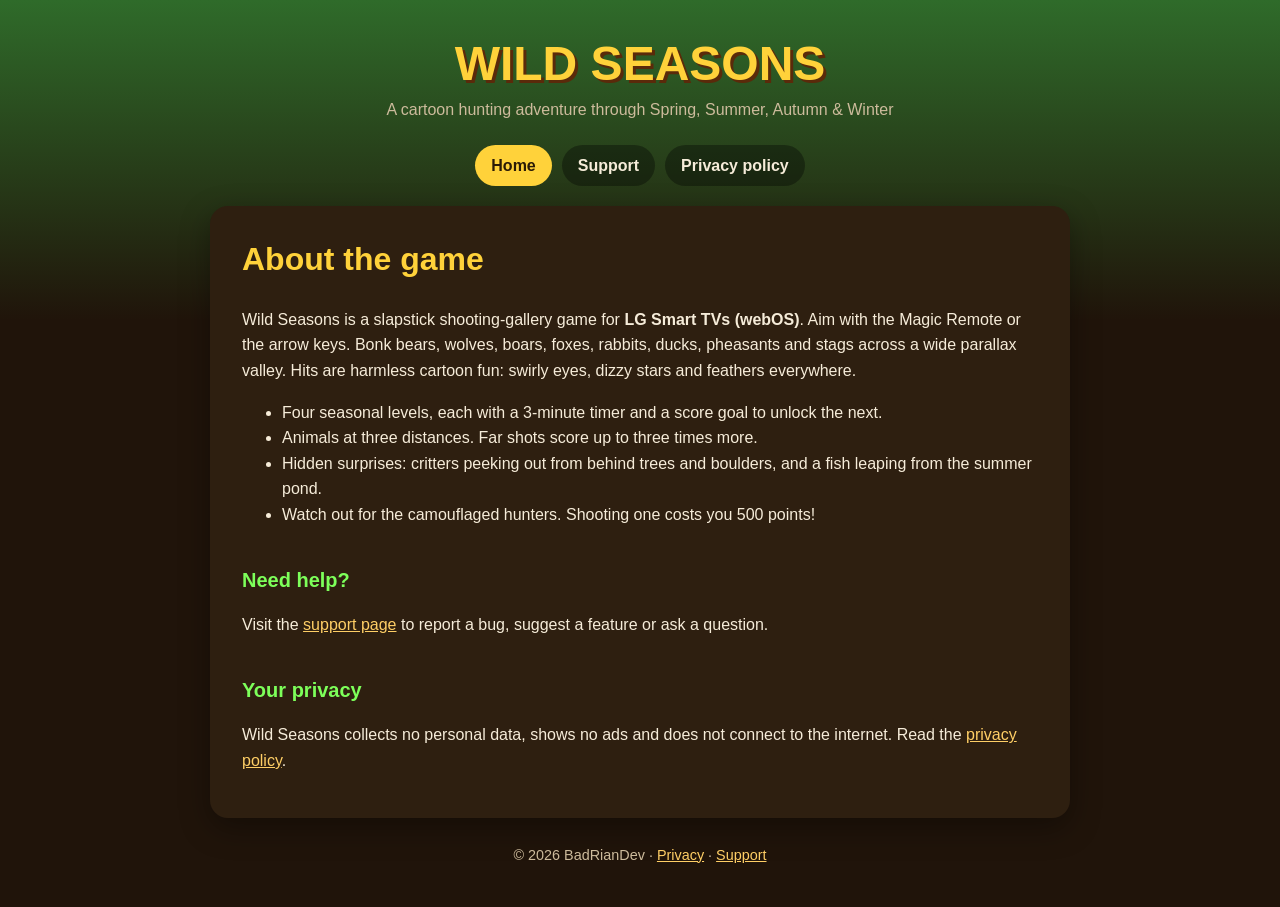
<file: index.html>
<!DOCTYPE html>
<html lang="en">
<head>
  <meta charset="utf-8">
  <meta name="viewport" content="width=device-width, initial-scale=1">
  <title>Wild Seasons – cartoon hunting game for LG Smart TVs</title>
  <meta name="description" content="Wild Seasons is a cartoon shooting-gallery game for LG webOS Smart TVs.">
  <link rel="stylesheet" href="style.css">
</head>
<body>
  <header>
    <a class="logo" href="./">WILD SEASONS</a>
    <p>A cartoon hunting adventure through Spring, Summer, Autumn &amp; Winter</p>
    <nav>
      <a href="./" aria-current="page">Home</a>
      <a href="support.html">Support</a>
      <a href="privacy.html">Privacy policy</a>
    </nav>
  </header>
  <main>
    <h1>About the game</h1>
    <p>Wild Seasons is a slapstick shooting-gallery game for <strong>LG Smart TVs (webOS)</strong>. Aim with the Magic Remote or the arrow keys. Bonk bears, wolves, boars, foxes, rabbits, ducks, pheasants and stags across a wide parallax valley. Hits are harmless cartoon fun: swirly eyes, dizzy stars and feathers everywhere.</p>
    <ul>
      <li>Four seasonal levels, each with a 3-minute timer and a score goal to unlock the next.</li>
      <li>Animals at three distances. Far shots score up to three times more.</li>
      <li>Hidden surprises: critters peeking out from behind trees and boulders, and a fish leaping from the summer pond.</li>
      <li>Watch out for the camouflaged hunters. Shooting one costs you 500 points!</li>
    </ul>
    <h2>Need help?</h2>
    <p>Visit the <a href="support.html">support page</a> to report a bug, suggest a feature or ask a question.</p>
    <h2>Your privacy</h2>
    <p>Wild Seasons collects no personal data, shows no ads and does not connect to the internet. Read the <a href="privacy.html">privacy policy</a>.</p>
  </main>
  <footer>© 2026 BadRianDev · <a href="privacy.html">Privacy</a> · <a href="support.html">Support</a></footer>
</body>
</html>
</file>
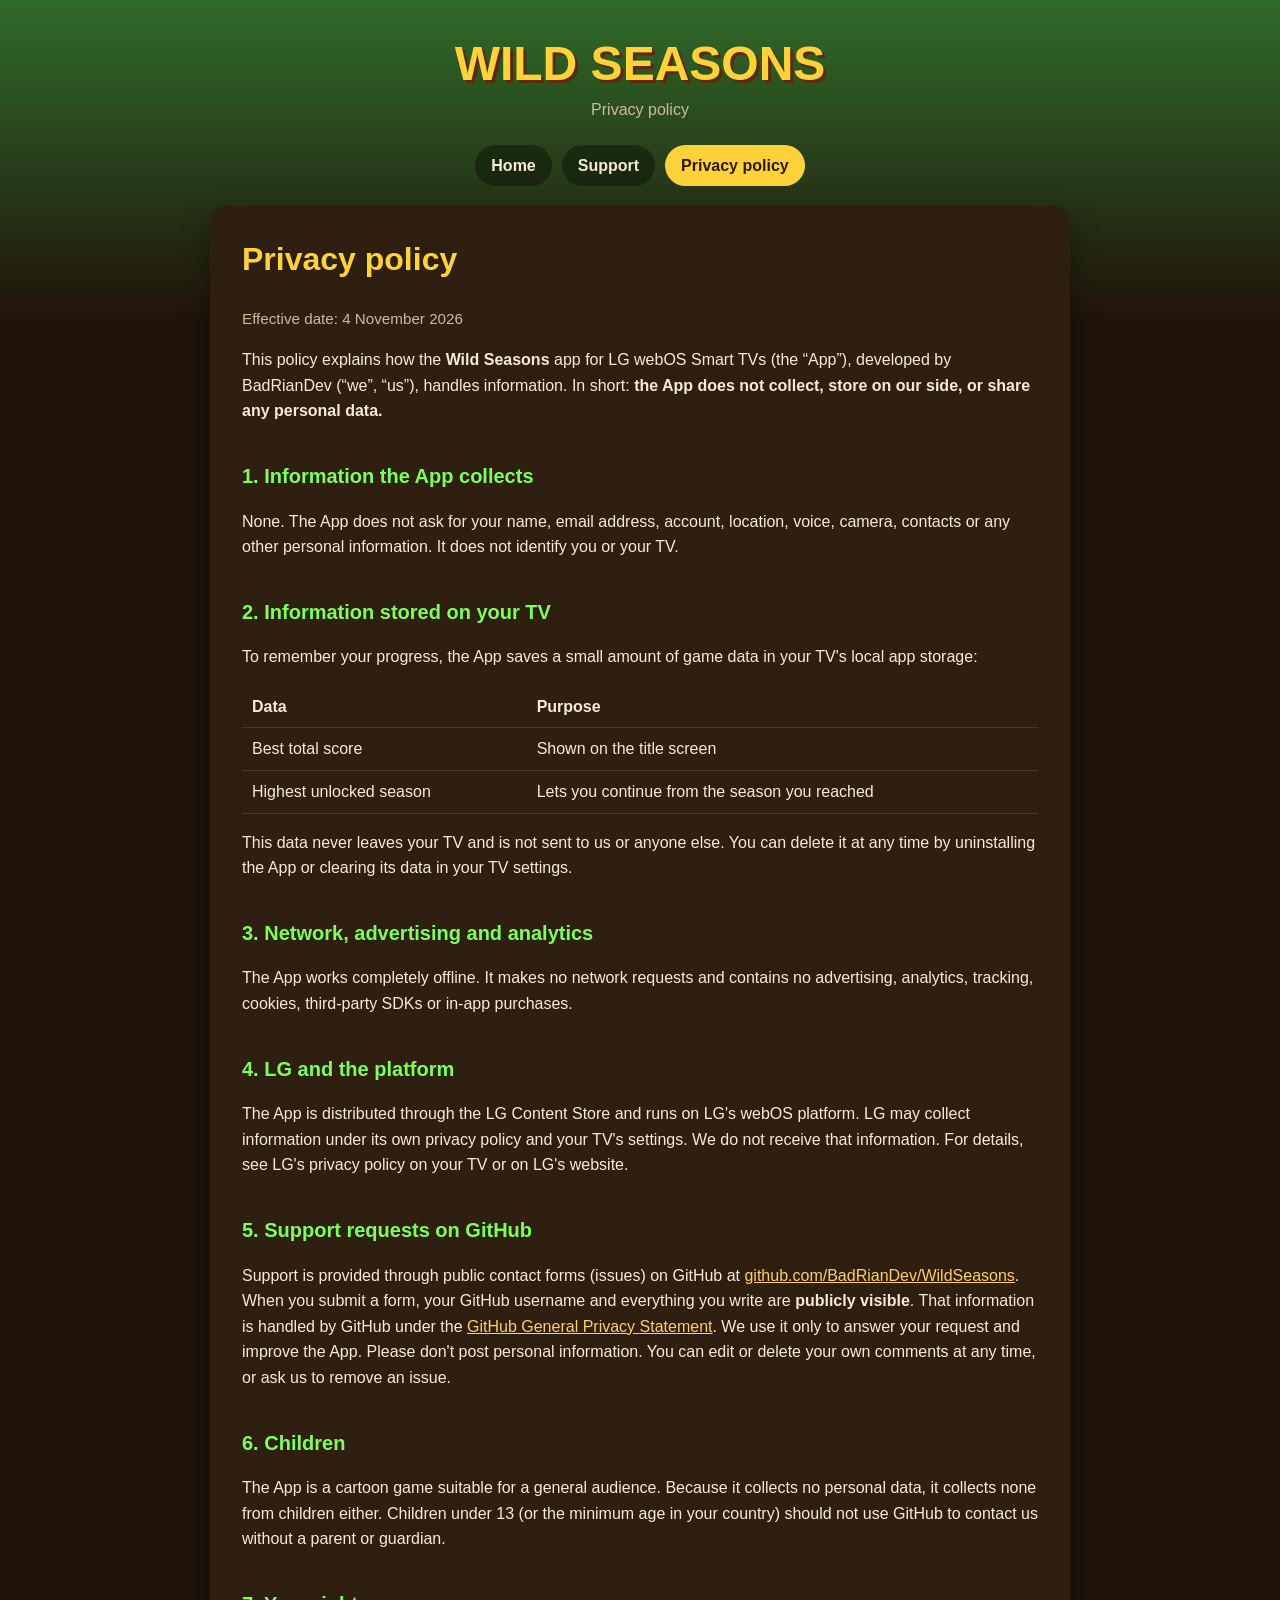
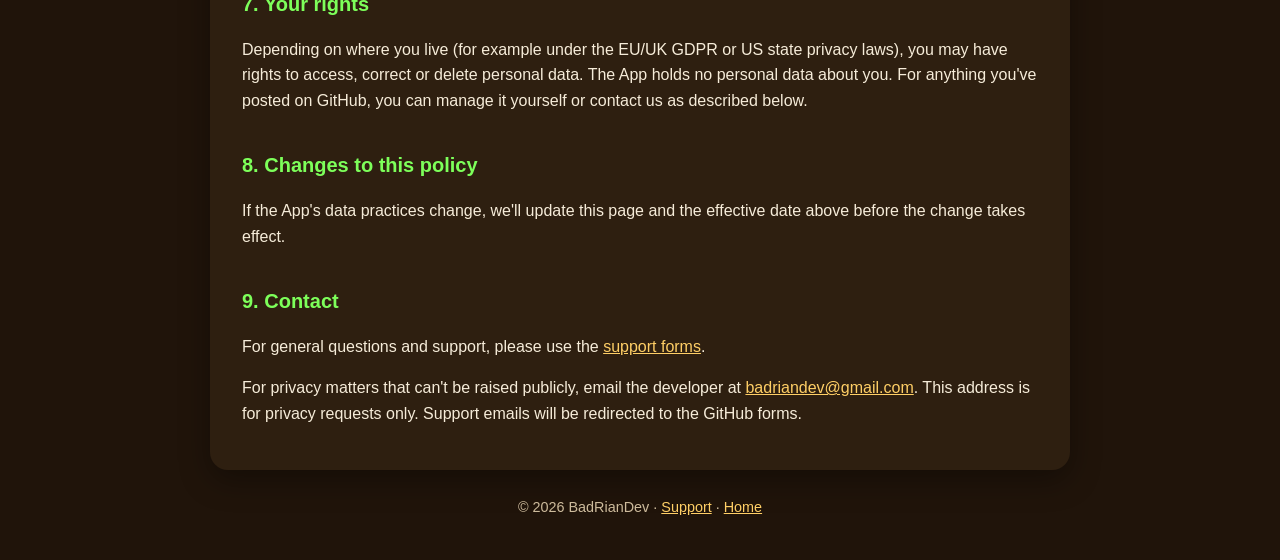
<file: privacy.html>
<!DOCTYPE html>
<html lang="en">
<head>
  <meta charset="utf-8">
  <meta name="viewport" content="width=device-width, initial-scale=1">
  <title>Privacy policy – Wild Seasons</title>
  <link rel="stylesheet" href="style.css">
</head>
<body>
  <header>
    <a class="logo" href="./">WILD SEASONS</a>
    <p>Privacy policy</p>
    <nav>
      <a href="./">Home</a>
      <a href="support.html">Support</a>
      <a href="privacy.html" aria-current="page">Privacy policy</a>
    </nav>
  </header>
  <main>
    <h1>Privacy policy</h1>
    <p class="muted">Effective date: 4 November 2026</p>

    <p>This policy explains how the <strong>Wild Seasons</strong> app for LG webOS Smart TVs (the “App”), developed by BadRianDev (“we”, “us”), handles information. In short: <strong>the App does not collect, store on our side, or share any personal data.</strong></p>

    <h2>1. Information the App collects</h2>
    <p>None. The App does not ask for your name, email address, account, location, voice, camera, contacts or any other personal information. It does not identify you or your TV.</p>

    <h2>2. Information stored on your TV</h2>
    <p>To remember your progress, the App saves a small amount of game data in your TV's local app storage:</p>
    <table>
      <tr><th>Data</th><th>Purpose</th></tr>
      <tr><td>Best total score</td><td>Shown on the title screen</td></tr>
      <tr><td>Highest unlocked season</td><td>Lets you continue from the season you reached</td></tr>
    </table>
    <p>This data never leaves your TV and is not sent to us or anyone else. You can delete it at any time by uninstalling the App or clearing its data in your TV settings.</p>

    <h2>3. Network, advertising and analytics</h2>
    <p>The App works completely offline. It makes no network requests and contains no advertising, analytics, tracking, cookies, third-party SDKs or in-app purchases.</p>

    <h2>4. LG and the platform</h2>
    <p>The App is distributed through the LG Content Store and runs on LG's webOS platform. LG may collect information under its own privacy policy and your TV's settings. We do not receive that information. For details, see LG's privacy policy on your TV or on LG's website.</p>

    <h2>5. Support requests on GitHub</h2>
    <p>Support is provided through public contact forms (issues) on GitHub at <a href="https://github.com/BadRianDev/WildSeasons/issues">github.com/BadRianDev/WildSeasons</a>. When you submit a form, your GitHub username and everything you write are <strong>publicly visible</strong>. That information is handled by GitHub under the <a href="https://docs.github.com/site-policy/privacy-policies/github-general-privacy-statement">GitHub General Privacy Statement</a>. We use it only to answer your request and improve the App. Please don't post personal information. You can edit or delete your own comments at any time, or ask us to remove an issue.</p>

    <h2>6. Children</h2>
    <p>The App is a cartoon game suitable for a general audience. Because it collects no personal data, it collects none from children either. Children under 13 (or the minimum age in your country) should not use GitHub to contact us without a parent or guardian.</p>

    <h2>7. Your rights</h2>
    <p>Depending on where you live (for example under the EU/UK GDPR or US state privacy laws), you may have rights to access, correct or delete personal data. The App holds no personal data about you. For anything you've posted on GitHub, you can manage it yourself or contact us as described below.</p>

    <h2>8. Changes to this policy</h2>
    <p>If the App's data practices change, we'll update this page and the effective date above before the change takes effect.</p>

    <h2 id="contact">9. Contact</h2>
    <p>For general questions and support, please use the <a href="support.html">support forms</a>.</p>
    <p>For privacy matters that can't be raised publicly, email the developer at <a href="mailto:badriandev@gmail.com?subject=Wild%20Seasons%20privacy%20request">badriandev@gmail.com</a>. This address is for privacy requests only. Support emails will be redirected to the GitHub forms.</p>
  </main>
  <footer>© 2026 BadRianDev · <a href="support.html">Support</a> · <a href="./">Home</a></footer>
</body>
</html>
</file>
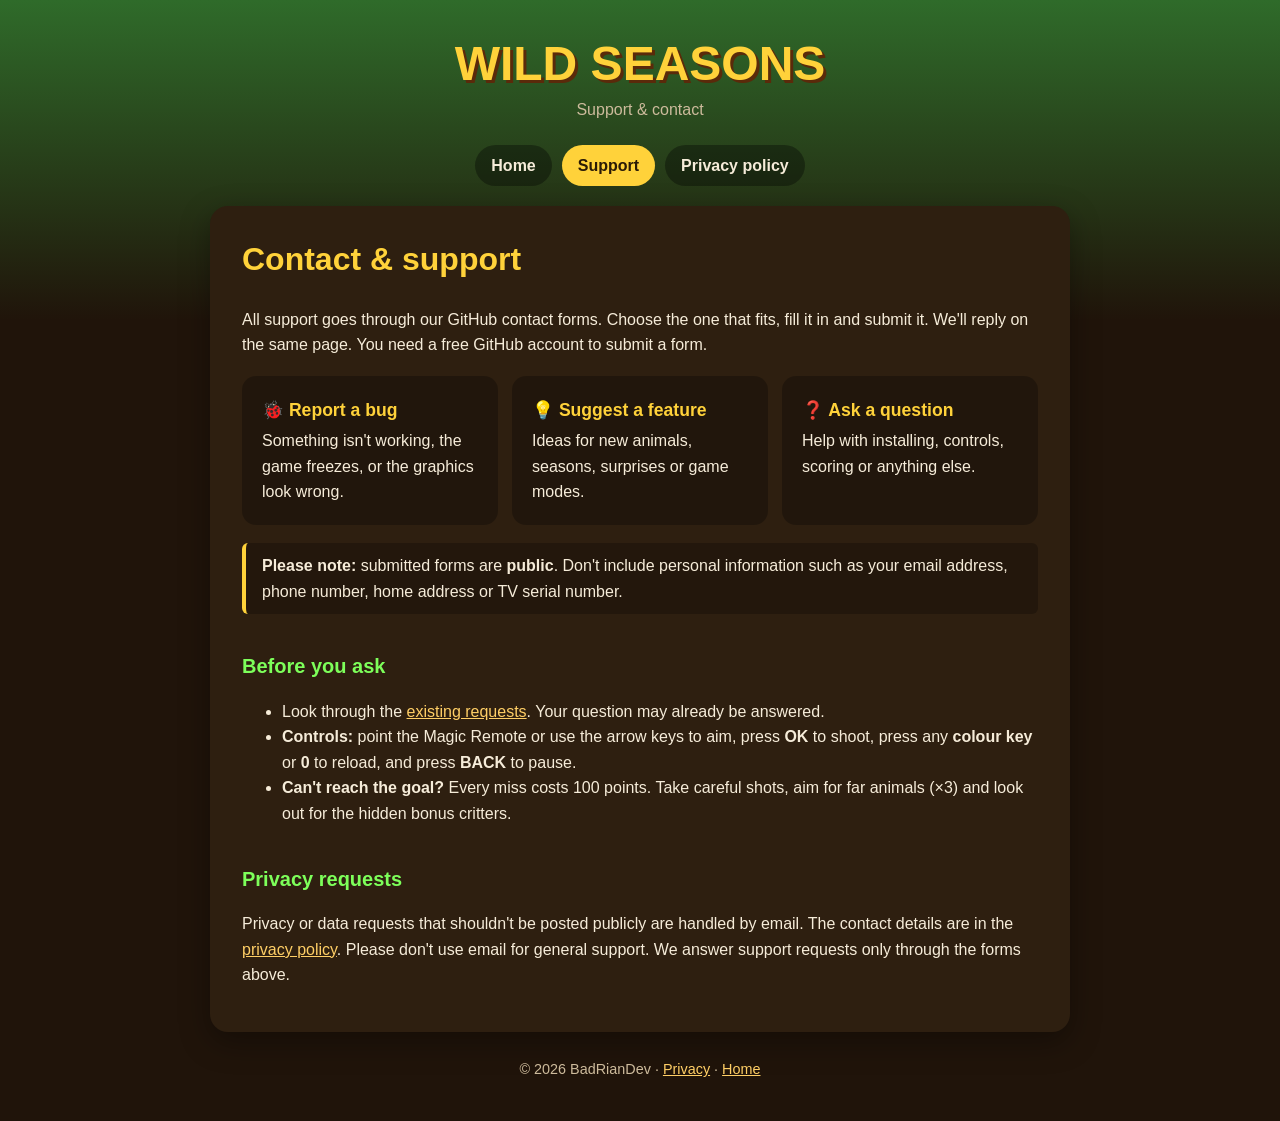
<file: support.html>
<!DOCTYPE html>
<html lang="en">
<head>
  <meta charset="utf-8">
  <meta name="viewport" content="width=device-width, initial-scale=1">
  <title>Support – Wild Seasons</title>
  <link rel="stylesheet" href="style.css">
</head>
<body>
  <header>
    <a class="logo" href="./">WILD SEASONS</a>
    <p>Support &amp; contact</p>
    <nav>
      <a href="./">Home</a>
      <a href="support.html" aria-current="page">Support</a>
      <a href="privacy.html">Privacy policy</a>
    </nav>
  </header>
  <main>
    <h1>Contact &amp; support</h1>
    <p>All support goes through our GitHub contact forms. Choose the one that fits, fill it in and submit it. We'll reply on the same page. You need a free GitHub account to submit a form.</p>

    <div class="cards">
      <a class="card" href="https://github.com/BadRianDev/WildSeasons/issues/new?template=bug_report.yml">
        <strong>🐞 Report a bug</strong>
        Something isn't working, the game freezes, or the graphics look wrong.
      </a>
      <a class="card" href="https://github.com/BadRianDev/WildSeasons/issues/new?template=feature_request.yml">
        <strong>💡 Suggest a feature</strong>
        Ideas for new animals, seasons, surprises or game modes.
      </a>
      <a class="card" href="https://github.com/BadRianDev/WildSeasons/issues/new?template=question.yml">
        <strong>❓ Ask a question</strong>
        Help with installing, controls, scoring or anything else.
      </a>
    </div>

    <p class="note"><strong>Please note:</strong> submitted forms are <strong>public</strong>. Don't include personal information such as your email address, phone number, home address or TV serial number.</p>

    <h2>Before you ask</h2>
    <ul>
      <li>Look through the <a href="https://github.com/BadRianDev/WildSeasons/issues?q=is%3Aissue">existing requests</a>. Your question may already be answered.</li>
      <li><strong>Controls:</strong> point the Magic Remote or use the arrow keys to aim, press <strong>OK</strong> to shoot, press any <strong>colour key</strong> or <strong>0</strong> to reload, and press <strong>BACK</strong> to pause.</li>
      <li><strong>Can't reach the goal?</strong> Every miss costs 100 points. Take careful shots, aim for far animals (×3) and look out for the hidden bonus critters.</li>
    </ul>

    <h2>Privacy requests</h2>
    <p>Privacy or data requests that shouldn't be posted publicly are handled by email. The contact details are in the <a href="privacy.html#contact">privacy policy</a>. Please don't use email for general support. We answer support requests only through the forms above.</p>
  </main>
  <footer>© 2026 BadRianDev · <a href="privacy.html">Privacy</a> · <a href="./">Home</a></footer>
</body>
</html>
</file>
<file: style.css>
:root {
  --bg: #20140a;
  --panel: #2e1f10;
  --text: #f6ecd9;
  --muted: #cdbb9c;
  --accent: #ffd23a;
  --green: #7dff5a;
  --link: #ffcf66;
}
* { box-sizing: border-box; }
body {
  margin: 0;
  font-family: "Segoe UI", Roboto, Helvetica, Arial, sans-serif;
  line-height: 1.6;
  color: var(--text);
  background: var(--bg) linear-gradient(180deg, #2f6b2a 0, #20140a 320px) no-repeat;
}
header, main, footer { max-width: 860px; margin: 0 auto; padding: 0 20px; }
header { padding-top: 36px; text-align: center; }
header .logo { font: 900 48px "Arial Black", Arial, sans-serif; color: var(--accent); text-shadow: 3px 3px 0 #5a2a0a; margin: 0; text-decoration: none; }
header p { color: var(--muted); margin: 6px 0 0; }
nav { margin: 22px 0 8px; display: flex; gap: 10px; justify-content: center; flex-wrap: wrap; }
nav a { padding: 8px 16px; border-radius: 999px; background: rgba(0, 0, 0, 0.35); color: var(--text); text-decoration: none; font-weight: 600; }
nav a[aria-current="page"], nav a:hover { background: var(--accent); color: #2a1a06; }
main { background: var(--panel); border-radius: 18px; padding: 28px 32px; margin-top: 20px; box-shadow: 0 10px 30px rgba(0, 0, 0, 0.35); }
h1 { color: var(--accent); margin-top: 0; }
h2 { color: var(--green); margin-top: 1.8em; font-size: 1.25em; }
a { color: var(--link); }
.muted { color: var(--muted); font-size: 0.95em; }
.cards { display: grid; grid-template-columns: repeat(auto-fit, minmax(220px, 1fr)); gap: 14px; margin: 18px 0; }
.card { display: block; padding: 18px; border-radius: 14px; background: rgba(0, 0, 0, 0.28); color: var(--text); text-decoration: none; border: 2px solid transparent; }
.card:hover, .card:focus { border-color: var(--accent); }
.card strong { display: block; font-size: 1.1em; color: var(--accent); margin-bottom: 4px; }
.note { border-left: 4px solid var(--accent); background: rgba(0, 0, 0, 0.25); padding: 10px 16px; border-radius: 6px; }
table { border-collapse: collapse; width: 100%; }
th, td { text-align: left; padding: 8px 10px; border-bottom: 1px solid rgba(255, 255, 255, 0.12); vertical-align: top; }
footer { text-align: center; color: var(--muted); font-size: 0.9em; padding: 26px 20px 40px; }
</file>
